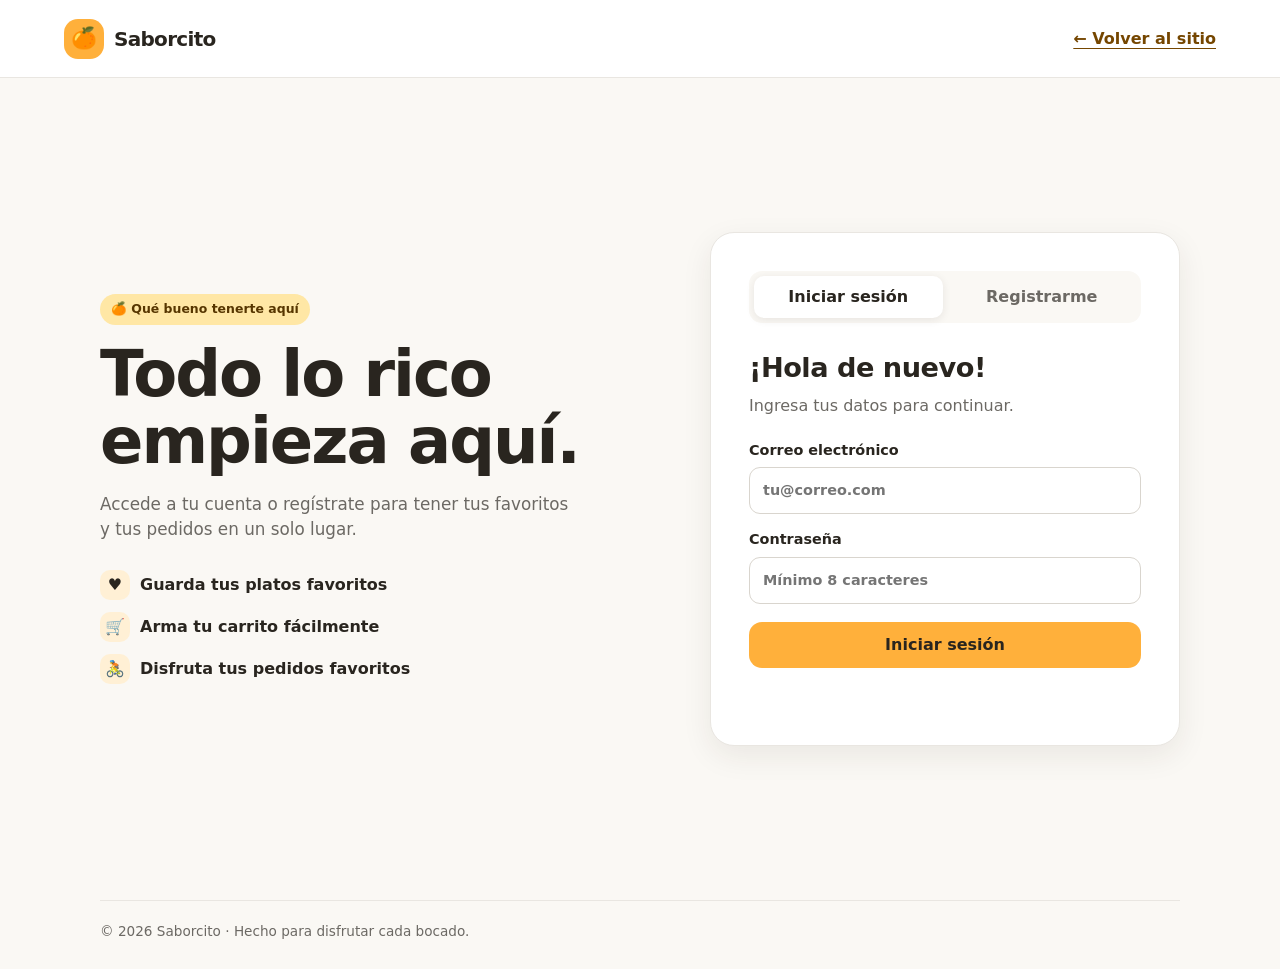
<file: auth.html>
<!doctype html>
<html lang="es">
<head>
  <meta charset="utf-8">
  <meta name="viewport" content="width=device-width, initial-scale=1">
  <meta name="theme-color" content="#FFB03B">
  <meta name="description" content="Inicia sesión o crea tu cuenta de Saborcito.">
  <meta name="saborcito-api-base-url" content="https://gd384485b9fe421-ecommerce.adb.sa-bogota-1.oraclecloudapps.com/ords/admin/v1">
  <title>Entrar o registrarse — Saborcito</title>
  <link rel="preconnect" href="https://gd384485b9fe421-ecommerce.adb.sa-bogota-1.oraclecloudapps.com" crossorigin>
  <link rel="stylesheet" href="styles.css?v=20261117">
</head>
<body class="auth-page">
  <a class="skip-link" href="#auth-content">Saltar al formulario</a>
  <header class="topbar auth-topbar">
    <a class="brand" href="index.html" aria-label="Saborcito, inicio">
      <span class="brand-mark" aria-hidden="true">🍊</span><span>Saborcito</span>
    </a>
    <a class="text-link" href="index.html">← Volver al sitio</a>
  </header>

  <main class="auth-main" id="auth-content">
    <section class="auth-intro" aria-labelledby="auth-welcome">
      <span class="eyebrow">🍊 Qué bueno tenerte aquí</span>
      <h1 id="auth-welcome">Todo lo rico empieza aquí.</h1>
      <p>Accede a tu cuenta o regístrate para tener tus favoritos y tus pedidos en un solo lugar.</p>
      <ul class="auth-benefits">
        <li><span aria-hidden="true">♥</span> Guarda tus platos favoritos</li>
        <li><span aria-hidden="true">🛒</span> Arma tu carrito fácilmente</li>
        <li><span aria-hidden="true">🚴</span> Disfruta tus pedidos favoritos</li>
      </ul>
    </section>

    <section class="auth-card" aria-labelledby="form-title">
      <div class="auth-tabs" role="tablist" aria-label="Acceso a la cuenta">
        <button class="auth-tab" id="login-tab" type="button" role="tab" aria-selected="true" aria-controls="account-form" data-mode="login">Iniciar sesión</button>
        <button class="auth-tab" id="register-tab" type="button" role="tab" aria-selected="false" aria-controls="account-form" data-mode="register" tabindex="-1">Registrarme</button>
      </div>
      <h2 id="form-title">¡Hola de nuevo!</h2>
      <p class="auth-subtitle" id="form-subtitle">Ingresa tus datos para continuar.</p>

      <form class="auth-form" id="account-form">
        <div class="auth-field" id="name-field" hidden>
          <label for="full-name">Nombre completo</label>
          <input id="full-name" name="name" type="text" autocomplete="name" minlength="2" disabled>
        </div>
        <label class="auth-field" for="email">
          Correo electrónico
          <input id="email" name="email" type="email" autocomplete="email" placeholder="tu@correo.com" required>
        </label>
        <label class="auth-field" for="password">
          Contraseña
          <input id="password" name="password" type="password" autocomplete="current-password" placeholder="Mínimo 8 caracteres" minlength="8" required>
        </label>
        <div class="auth-field" id="confirm-field" hidden>
          <label for="confirm-password">Confirma tu contraseña</label>
          <input id="confirm-password" name="confirm-password" type="password" autocomplete="new-password" minlength="8" disabled>
        </div>
        <button class="primary-button auth-submit" id="submit-button" type="submit">Iniciar sesión</button>
        <p class="auth-feedback" id="auth-feedback" role="status" aria-live="polite"></p>
      </form>
    </section>
  </main>

  <footer class="auth-footer">© 2026 Saborcito · Hecho para disfrutar cada bocado.</footer>
  <script src="auth.js?v=20261117" defer></script>
</body>
</html>
</file>
<file: styles.css>
:root{color-scheme:light;--orange:#FFB03B;--yellow:#FFDF3B;--coral:#FF8F3B;--ink:#29251f;--muted:#6c6964;--line:#e9e6e1;--surface:#fff;--wash:#faf8f4;--green:#276749;--shadow:0 10px 30px rgb(48 39 25 / 8%);font-family:Inter,ui-sans-serif,system-ui,-apple-system,BlinkMacSystemFont,"Segoe UI",sans-serif;font-synthesis:none;text-rendering:optimizeLegibility}*{box-sizing:border-box}body{margin:0;color:var(--ink);background:var(--surface);line-height:1.5}button,input{font:inherit}button{color:inherit}a{color:inherit}:focus-visible{outline:3px solid #704000;outline-offset:3px}.skip-link{position:fixed;z-index:20;top:8px;left:8px;padding:10px 14px;color:#fff;background:#29251f;border-radius:8px;transform:translateY(-160%)}.skip-link:focus{transform:translateY(0)}.topbar{position:sticky;z-index:10;top:0;display:grid;grid-template-columns:1fr minmax(260px,560px) 1fr;align-items:center;gap:24px;min-height:78px;padding:12px clamp(20px,5vw,76px);background:rgb(255 255 255 / 96%);border-bottom:1px solid var(--line);backdrop-filter:blur(12px)}.brand{display:inline-flex;align-items:center;gap:10px;width:max-content;color:var(--ink);text-decoration:none;font-size:1.25rem;font-weight:850;letter-spacing:-.7px}.brand-mark{display:grid;width:40px;height:40px;place-items:center;background:var(--orange);border-radius:14px;font-size:1.3rem}.search-wrap{position:relative}.search-box{display:flex;align-items:center;gap:10px;min-height:46px;padding:0 14px;background:var(--wash);border:1px solid #e9e4dc;border-radius:14px}.search-box:focus-within{border-color:#8b5c0b;box-shadow:0 0 0 3px rgb(255 176 59 / 22%)}.search-box input{width:100%;color:var(--ink);background:transparent;border:0;outline:0}.search-box input::placeholder{color:#64615c}.search-results{position:absolute;z-index:12;top:calc(100% + 8px);right:0;left:0;padding:8px;background:white;border:1px solid var(--line);border-radius:14px;box-shadow:var(--shadow)}.search-results[hidden]{display:none}.search-result{display:block;width:100%;padding:11px 12px;text-align:left;background:white;border:0;border-radius:9px;cursor:pointer}.search-result:hover,.search-result:focus-visible{background:var(--wash)}.header-actions{display:flex;justify-content:flex-end;gap:10px}.restaurants-nav-link{display:inline-flex;align-items:center;padding:0 4px;white-space:nowrap}.icon-button{position:relative;display:inline-flex;align-items:center;justify-content:center;gap:8px;min-width:46px;min-height:46px;padding:0 13px;background:white;border:1px solid var(--line);border-radius:14px;cursor:pointer}.header-actions #account-link{max-width:190px;overflow:hidden;text-overflow:ellipsis;white-space:nowrap}.icon-button:hover{background:var(--wash)}a.icon-button{text-decoration:none}.icon-button:disabled{color:#77716a;background:#f2f0ec;cursor:not-allowed}.cart-count{display:grid;min-width:20px;height:20px;place-items:center;padding:0 5px;color:var(--ink);background:var(--yellow);border-radius:999px;font-size:.76rem;font-weight:800}main{width:min(1240px,calc(100% - 48px));margin:0 auto}.location{display:flex;align-items:center;gap:7px;padding:20px 0 16px;color:var(--muted);font-size:.9rem}.location strong{color:var(--ink)}.location button{padding:0;color:#754600;background:none;border:0;text-decoration:underline;text-underline-offset:3px;cursor:pointer}.restaurant-main .location{padding:0 0 18px;width:100%}.signup-prompt{display:flex;align-items:center;justify-content:space-between;gap:24px;margin:4px 0 22px;padding:23px clamp(20px,4vw,38px);color:white;background:#29251f;border:2px solid #f0a220;border-radius:20px;box-shadow:0 8px 22px rgb(41 37 31 / 16%)}.signup-prompt[hidden]{display:none}.signup-prompt .signup-eyebrow{color:#ffe19b;font-size:.8rem;font-weight:800;letter-spacing:.04em;text-transform:uppercase}.signup-prompt h2{margin:4px 0;font-size:clamp(1.2rem,2.5vw,1.65rem)}.signup-prompt p{margin:0;color:#f2eee7}.signup-button{display:inline-flex;flex:0 0 auto;align-items:center;justify-content:center;min-height:48px;padding:0 20px;color:#29251f;background:var(--yellow);border:0;border-radius:13px;font-weight:850;text-decoration:none;cursor:pointer}.signup-button:hover{background:#ffe965}.promo{position:relative;display:grid;grid-template-columns:1.05fr .95fr;min-height:300px;overflow:hidden;background:#fff2d9;border-radius:26px}.promo-copy{z-index:1;align-self:center;padding:clamp(28px,5vw,62px)}.eyebrow{display:inline-flex;align-items:center;gap:7px;padding:6px 11px;color:#573600;background:#ffe7a5;border-radius:999px;font-size:.78rem;font-weight:750}.promo h1{max-width:520px;margin:14px 0 10px;font-size:clamp(2rem,4.5vw,3.4rem);line-height:1.08;letter-spacing:-2px}.promo-copy p{max-width:390px;margin:0 0 22px;color:#514b40}.primary-button{display:inline-flex;min-height:46px;align-items:center;justify-content:center;padding:0 20px;color:#29251f;background:var(--orange);border:0;border-radius:13px;font-weight:800;text-decoration:none;cursor:pointer}.primary-button:hover{background:#f7a522}.promo-art{position:relative;display:grid;min-height:240px;place-items:center;overflow:hidden;background:linear-gradient(135deg,#ffcb69,#ff9a43)}.promo-art::before,.promo-art::after{position:absolute;content:"";background:rgb(255 255 255 / 18%);border-radius:50%}.promo-art::before{width:300px;height:300px}.promo-art::after{width:400px;height:400px;border:1px solid rgb(255 255 255 / 30%)}.promo-food{z-index:1;display:grid;width:205px;height:205px;place-items:center;background:#fff8e9;border:10px solid rgb(255 255 255 / 80%);border-radius:50%;box-shadow:0 20px 45px rgb(110 61 0 / 22%);font-size:7rem;transform:rotate(-6deg);overflow:hidden;padding:0}.promo-food img,.promo-food-img{width:100%;height:100%;object-fit:cover;display:block;border-radius:50%;transition:transform .3s ease}.promo-food:hover img,.promo-food:hover .promo-food-img{transform:scale(1.06)}.promo-tag{position:absolute;z-index:2;top:24px;right:28px;padding:10px 14px;color:#fff;background:#9b4d1b;border-radius:13px;font-weight:800;transform:rotate(5deg)}.carousel-controls{position:absolute;z-index:3;right:20px;bottom:18px;display:flex;gap:8px}.carousel-controls button{display:grid;width:38px;height:38px;place-items:center;background:white;border:1px solid rgb(40 35 27 / 12%);border-radius:50%;cursor:pointer}.section{padding:36px 0 0}.section-heading{display:flex;align-items:end;justify-content:space-between;gap:16px;margin-bottom:18px}.section-heading h2{margin:0;font-size:clamp(1.35rem,2.5vw,1.8rem);letter-spacing:-.7px}.section-heading p{margin:4px 0 0;color:var(--muted);font-size:.92rem}.text-link{color:#754600;font-weight:750;text-decoration-thickness:1px;text-underline-offset:4px}.filters{display:flex;gap:9px;margin:0 0 19px;overflow-x:auto;padding:2px 2px 6px;scrollbar-width:thin}.filter-button{flex:0 0 auto;min-height:40px;padding:0 15px;background:white;border:1px solid var(--line);border-radius:999px;cursor:pointer}.filter-button[aria-pressed="true"]{background:#fff0d5;border-color:var(--orange);font-weight:750}.food-grid{display:grid;grid-template-columns:repeat(4,minmax(0,1fr));gap:18px}.food-card{min-width:0;overflow:hidden;background:white;border:1px solid var(--line);border-radius:17px;transition:transform .18s ease,box-shadow .18s ease}.food-card:hover{transform:translateY(-3px);box-shadow:var(--shadow)}.food-image{position:relative;height:160px;overflow:hidden;background:#f7e9d2;border-bottom:1px solid var(--line)}.food-image img{width:100%;height:100%;object-fit:cover}.food-image-placeholder{display:flex;flex-direction:column;align-items:center;justify-content:center;gap:4px;width:100%;height:100%;color:#786b59;font-size:2.8rem}.food-image-placeholder small{font-size:.76rem;font-weight:750;letter-spacing:.02em;opacity:.85}.food-image .heart-button{position:absolute;top:10px;right:10px;display:grid;width:38px;height:38px;place-items:center;color:#29251f;background:white;border:0;border-radius:50%;font-size:1.15rem;cursor:pointer;box-shadow:0 2px 8px rgb(0 0 0 / 12%)}.heart-button[aria-pressed="true"]{color:#a32e2e}.food-info{padding:13px}.food-name{margin:0;font-size:1rem}.food-description{min-height:40px;margin:4px 0 11px;color:var(--muted);font-size:.84rem}.food-bottom{display:flex;align-items:center;justify-content:space-between;gap:8px}.price{font-weight:800}.add-button{display:grid;width:38px;height:38px;place-items:center;color:#29251f;background:var(--yellow);border:0;border-radius:12px;font-size:1.25rem;font-weight:800;cursor:pointer}.add-button:hover{background:#f5d21e}.empty-state{grid-column:1 / -1;padding:24px;color:var(--muted);background:var(--wash);border-radius:14px;text-align:center}.restaurant-grid{display:grid;grid-template-columns:repeat(3,minmax(0,1fr));gap:17px}.restaurant-card{display:flex;align-items:center;gap:13px;min-width:0;padding:14px;background:white;border:1px solid var(--line);border-radius:16px}.restaurant-icon{display:grid;flex:0 0 58px;height:58px;place-items:center;background:#fff0d5;border-radius:15px;font-size:1.9rem}.restaurant-card h3{margin:0;font-size:.98rem}.restaurant-card p{margin:3px 0 0;color:var(--muted);font-size:.82rem}.restaurant-copy{min-width:0}.restaurant-menu-link{display:inline-block;margin-top:8px;padding:0;color:#754600;background:transparent;border:0;font-size:.86rem;font-weight:750;text-decoration:none;cursor:pointer}.restaurant-menu-link:hover{text-decoration:underline;text-underline-offset:3px}.rating{color:#6a4a08;font-weight:750}.promo-dish-card{display:flex;flex-direction:column;background:linear-gradient(180deg,#ffffff 0%,#fffbf3 100%);border:1.5px solid #f0dfc0;border-radius:18px;overflow:hidden;transition:transform .16s ease,box-shadow .16s ease}.promo-dish-card:hover{transform:translateY(-3px);box-shadow:var(--shadow)}.promo-dish-image{height:190px;background:linear-gradient(135deg,#faeed7 0%,#ffe6bf 100%)}.promo-badge-pill{display:inline-block;padding:4px 10px;color:#fff;background:#b93815;border-radius:999px;font-size:.72rem;font-weight:850;letter-spacing:.03em;box-shadow:0 3px 10px rgb(0 0 0 / 18%)}.promo-badge-floating{position:absolute;top:10px;left:10px;z-index:2}.promo-dish-copy{display:flex;flex-direction:column;flex:1;padding:14px 16px 16px}.promo-dish-copy .food-name{margin:4px 0 3px;font-size:1.05rem}.promo-dish-copy .food-description{min-height:22px;margin:0 0 10px}.promo-bottom-row{margin-top:auto}.promo-price-row{display:flex;align-items:baseline;gap:8px}.promo-old-price{color:var(--muted);font-size:.84rem;text-decoration:line-through}.promo-new-price{color:#166534;font-size:1.08rem;font-weight:850}.promo-add-btn{flex:0 0 38px}.view-switch-nav{display:flex;justify-content:center;margin:18px 0 26px}.view-switch-nav[hidden]{display:none !important}.view-switch-tabs{display:inline-flex;gap:6px;padding:6px;background:#f7eedd;border:1px solid var(--line);border-radius:999px;box-shadow:inset 0 2px 4px rgb(0 0 0 / 4%)}.view-switch-tab{display:inline-flex;align-items:center;gap:8px;min-height:42px;padding:0 24px;color:var(--muted);background:transparent;border:0;border-radius:999px;font-size:.95rem;font-weight:750;text-decoration:none;cursor:pointer;transition:all .2s ease}.view-switch-tab:hover{color:var(--ink)}.view-switch-tab.is-active,.view-switch-tab[aria-selected="true"]{color:var(--ink);background:white;box-shadow:0 2px 8px rgb(41 37 31 / 12%)}.restaurant-directory-promo{display:flex;align-items:center;justify-content:center;gap:clamp(24px,8vw,100px);min-height:135px;background:#fff2d9;border-radius:20px;font-size:clamp(2.4rem,6vw,4rem)}.restaurant-directory-promo span:nth-child(even){transform:translateY(14px) rotate(9deg)}.offers-grid{display:grid;grid-template-columns:repeat(3,minmax(0,1fr));gap:17px}.offer-card{display:flex;align-items:center;gap:15px;min-width:0;padding:15px 16px;background:var(--wash);border:1px solid var(--line);border-radius:18px;transition:transform .18s ease,box-shadow .18s ease}.offer-card:hover{transform:translateY(-2px);box-shadow:var(--shadow)}.offer-card-highlight{background:var(--wash);border-color:var(--line)}.offer-icon{display:grid;flex:0 0 100px;width:100px;height:100px;place-items:center;background:white;border-radius:16px;font-size:2.7rem;overflow:hidden;box-shadow:0 2px 8px rgb(0 0 0 / 7%)}.offer-icon img{width:100%;height:100%;object-fit:cover;display:block}.offer-copy{flex:1;min-width:0}.offer-tag{display:inline-block;color:#754600;font-size:.72rem;font-weight:850;letter-spacing:.04em;margin-bottom:2px}.offer-copy h3{margin:2px 0 4px;font-size:1rem;line-height:1.25}.offer-copy p{margin:0 0 8px;color:var(--muted);font-size:.82rem;line-height:1.32}.offer-copy strong{font-size:.92rem;display:flex;align-items:baseline;gap:8px}.offer-card .add-button{flex:0 0 38px;width:38px;height:38px}.categories{display:grid;grid-template-columns:repeat(auto-fit,minmax(105px,1fr));gap:10px;margin-bottom:24px}.category{display:grid;min-height:68px;padding:8px 10px;align-content:center;justify-items:center;gap:4px;color:var(--ink);background:var(--wash);border:1.5px solid var(--line);border-radius:13px;font-size:.82rem;font-weight:750;cursor:pointer;transition:transform .15s ease,background .15s ease,border-color .15s ease,box-shadow .15s ease}.category:hover{background:#fff6e5;border-color:#f0c27b;transform:translateY(-2px)}.category[aria-pressed="true"]{background:#fff0d5;border-color:var(--orange);box-shadow:0 4px 12px rgb(255 176 59 / 22%)}.category span:first-child{font-size:1.35rem;line-height:1.1}.category-banners-grid{display:grid;grid-template-columns:repeat(3,minmax(0,1fr));gap:20px}.category-restaurant-card{display:flex;flex-direction:column;gap:10px;color:var(--ink);text-decoration:none;transition:transform .18s ease}.category-restaurant-card:hover{transform:translateY(-3px)}.category-restaurant-banner{position:relative;width:100%;height:156px;overflow:hidden;background:linear-gradient(135deg,#e0dfdc 0%,#f3efe8 50%,#ffe6bf 100%);border:1px solid var(--line);border-radius:16px;box-shadow:0 6px 18px rgb(48 39 25 / 7%)}.category-restaurant-banner img{width:100%;height:100%;object-fit:cover;transition:transform .28s ease}.category-restaurant-card:hover .category-restaurant-banner img{transform:scale(1.04)}.category-banner-fallback{display:grid;width:100%;height:100%;place-items:center;font-size:3rem}.category-banner-tag{position:absolute;left:10px;bottom:10px;padding:4px 10px;color:var(--ink);background:rgb(255 255 255 / 92%);backdrop-filter:blur(6px);border-radius:999px;font-size:.74rem;font-weight:800;box-shadow:0 2px 8px rgb(0 0 0 / 12%)}.category-restaurant-caption{display:flex;align-items:baseline;justify-content:space-between;gap:10px;padding:0 4px}.category-restaurant-name{margin:0;font-size:1.04rem;font-weight:800;letter-spacing:-.3px}.category-restaurant-meta{flex:0 0 auto;color:#6a4a08;font-size:.82rem;font-weight:750}.site-footer{margin-top:48px;padding:28px 0;border-top:1px solid var(--line);color:var(--muted);font-size:.87rem}.drawer-backdrop{position:fixed;z-index:30;inset:0;background:rgb(24 21 17 / 42%)}.drawer-backdrop[hidden]{display:none}.cart-drawer{position:fixed;z-index:31;top:0;right:0;display:flex;width:min(420px,100%);height:100dvh;flex-direction:column;padding:24px;background:white;box-shadow:-10px 0 30px rgb(0 0 0 / 12%)}.cart-drawer[hidden]{display:none}.drawer-header{display:flex;align-items:center;justify-content:space-between;padding-bottom:16px;border-bottom:1px solid var(--line)}.drawer-header h2{margin:0;font-size:1.35rem}.close-button{width:42px;height:42px;background:var(--wash);border:0;border-radius:12px;font-size:1.2rem;cursor:pointer}.cart-items{flex:1;overflow:auto;padding:12px 0}.cart-item{display:flex;align-items:center;justify-content:space-between;gap:12px;padding:13px 0;border-bottom:1px solid var(--line)}.cart-item-info{flex:1;min-width:0}.cart-item-info strong{display:block;font-size:0.96rem;color:var(--ink);word-break:break-word}.cart-item p,.cart-item-info p{margin:3px 0 0;color:var(--muted);font-size:.88rem}.cart-item-actions,.checkout-item-actions{display:flex;align-items:center;gap:8px;flex-shrink:0}.quantity-controls{display:flex;align-items:center;gap:8px}.quantity-controls button{width:32px;height:32px;background:var(--wash);border:1px solid var(--line);border-radius:10px;cursor:pointer;font-weight:700;transition:background .15s ease,border-color .15s ease}.quantity-controls button:hover{background:#e8e4dc;border-color:#c4beb4}.cart-remove-button{display:inline-flex;align-items:center;justify-content:center;width:32px;height:32px;padding:0;background:#fff5f5;color:#e03131;border:1px solid #ffc9c9;border-radius:10px;cursor:pointer;font-size:0.95rem;line-height:1;transition:background .15s ease,border-color .15s ease,transform .1s ease}.cart-remove-button:hover{background:#ffe3e3;border-color:#fa5252;transform:scale(1.08)}.cart-remove-button:active{transform:scale(0.95)}.cart-total{display:flex;justify-content:space-between;padding:17px 0;font-weight:800}.checkout-button{width:100%}.checkout-button:disabled,.add-button:disabled{color:#6c6964;background:#e9e6e1;cursor:not-allowed}.clear-cart-button{display:inline-flex;align-items:center;justify-content:center;gap:6px;width:100%;margin-top:10px;padding:11px 16px;background:#fff5f5;color:#c92a2a;border:1px dashed #ffa8a8;border-radius:12px;font-size:0.92rem;font-weight:600;cursor:pointer;transition:all .15s ease}.clear-cart-button:hover{background:#ffe3e3;border-color:#fa5252;color:#b02525}.clear-cart-button:active{transform:scale(0.98)}.clear-cart-button[hidden]{display:none !important}.notice{position:fixed;z-index:40;right:20px;bottom:20px;max-width:min(380px,calc(100% - 40px));padding:13px 17px;color:white;background:#29251f;border-radius:12px;box-shadow:var(--shadow)}.notice[hidden]{display:none}.sr-only{position:absolute;width:1px;height:1px;padding:0;margin:-1px;overflow:hidden;clip:rect(0,0,0,0);white-space:nowrap;border:0}.auth-page{min-height:100vh;background:var(--wash)}.auth-topbar{display:flex;justify-content:space-between}.auth-topbar .text-link{display:inline-flex;align-items:center}.auth-main{display:grid;width:min(1080px,calc(100% - 40px));min-height:calc(100vh - 78px);grid-template-columns:1fr minmax(360px,470px);align-items:center;gap:clamp(36px,7vw,90px);padding:48px 0}.auth-intro{max-width:480px}.auth-intro .eyebrow{margin-bottom:16px}.auth-intro h1{margin:0 0 14px;font-size:clamp(2.4rem,5vw,4rem);line-height:1.05;letter-spacing:-2px}.auth-intro p{color:var(--muted);font-size:1.05rem}.auth-benefits{display:grid;gap:12px;margin:28px 0 0;padding:0;list-style:none}.auth-benefits li{display:flex;align-items:center;gap:10px;font-weight:650}.auth-benefits span{display:grid;width:30px;height:30px;place-items:center;background:#fff0d5;border-radius:10px}.auth-card{padding:clamp(24px,4vw,38px);background:white;border:1px solid var(--line);border-radius:24px;box-shadow:var(--shadow)}.auth-tabs{display:grid;grid-template-columns:1fr 1fr;gap:5px;margin-bottom:25px;padding:5px;background:var(--wash);border-radius:13px}.auth-tab{min-height:42px;color:var(--muted);background:transparent;border:0;border-radius:10px;font-weight:750;cursor:pointer}.auth-tab[aria-selected="true"]{color:var(--ink);background:white;box-shadow:0 2px 8px rgb(41 37 31 / 9%)}.auth-card h2{margin:0;font-size:1.7rem;letter-spacing:-.5px}.auth-subtitle{margin:5px 0 22px;color:var(--muted)}.auth-form{display:grid;gap:15px}.auth-field{display:grid;gap:6px;font-size:.9rem;font-weight:700}.auth-field[hidden]{display:none}.auth-field input{width:100%;min-height:47px;padding:0 13px;color:var(--ink);background:white;border:1px solid #d9d5ce;border-radius:11px}.auth-field input:focus{border-color:#8b5c0b;outline:3px solid rgb(255 176 59 / 25%)}.auth-submit{width:100%;margin-top:3px}.auth-feedback{min-height:24px;margin:0;color:#754600;font-size:.9rem}.auth-security-note{margin:18px 0 0;padding:12px;color:#554a36;background:#fff7e7;border-radius:11px;font-size:.8rem}.auth-footer{width:min(1080px,calc(100% - 40px));margin:0 auto;padding:20px 0 28px;border-top:1px solid var(--line);color:var(--muted);font-size:.85rem}.restaurant-page{min-height:100vh;background:var(--surface)}.restaurant-main{width:min(1060px,calc(100% - 40px));min-height:calc(100vh - 150px);padding:28px 0 64px}.restaurant-page-intro{min-height:190px;margin:0 0 8px;border-radius:22px}.restaurant-page-intro[hidden],.restaurant-detail-section[hidden],.catalog-error[hidden]{display:none}.restaurant-page-intro .promo-copy{padding:20px clamp(22px,3.5vw,38px)}.restaurant-page-intro h1{margin:8px 0 6px;font-size:clamp(1.6rem,3.1vw,2.3rem);letter-spacing:-1.3px}.restaurant-page-intro .promo-copy p{max-width:460px;margin:0 0 14px;font-size:.92rem}.restaurant-page-intro .primary-button{min-height:38px;padding:0 16px;border-radius:11px;font-size:.88rem}.restaurant-page-intro .promo-art{min-height:180px}.restaurant-page-intro .promo-food{width:145px;height:145px;border-width:8px;font-size:4.1rem}.restaurant-page-intro .promo-tag{top:14px;right:18px;padding:6px 11px;font-size:.78rem}.restaurant-banner{position:relative;display:block;width:100%;height:210px;min-height:210px;overflow:hidden;background:linear-gradient(135deg,#e0dfdc 0%,#f3efe8 50%,#ffe6bf 100%);border-radius:12px;user-select:none}.restaurant-banner img{width:100%;height:100%;object-fit:cover;display:block;pointer-events:none;user-select:none}.restaurant-banner-label,.restaurant-banner>:not(img),.restaurant-banner::before,.restaurant-banner::after,.restaurant-banner *::before,.restaurant-banner *::after{display:none !important;visibility:hidden !important;opacity:0 !important;content:none !important;pointer-events:none !important}.restaurant-identity-bar{display:flex;align-items:center;justify-content:space-between;gap:24px;max-width:760px;margin:26px auto 36px;padding:0 12px}.restaurant-identity-main{display:flex;align-items:center;justify-content:center;flex:1;gap:22px}.restaurant-logo-circle{display:grid;flex:0 0 84px;width:84px;height:84px;place-items:center;overflow:hidden;background:#dedede;border-radius:50%;font-size:2.3rem;font-weight:800;color:var(--ink)}.restaurant-logo-circle img{width:100%;height:100%;object-fit:cover}.restaurant-title-block h1{margin:2px 0 4px;font-size:clamp(1.6rem,3.5vw,2.2rem);line-height:1.15;letter-spacing:-.6px}.restaurant-stars-row{display:flex;align-items:center;gap:10px;flex-wrap:wrap}.restaurant-stars{font-size:1.35rem;letter-spacing:5px;color:var(--ink)}.restaurant-address-note{margin:4px 0 0;color:var(--muted);font-size:.88rem}.bookmark-button{display:grid;flex:0 0 52px;width:52px;height:52px;place-items:center;background:transparent;border:0;border-radius:12px;color:var(--ink);cursor:pointer;transition:transform .15s ease,background .15s ease}.bookmark-button:hover{background:var(--wash);transform:scale(1.06)}.bookmark-button[aria-pressed="true"] svg{fill:var(--orange);stroke:var(--ink)}.restaurant-recent-section{margin:12px 0 42px}.restaurant-recent-section[hidden]{display:none}.recent-orders-heading{display:inline-block;margin:0 0 24px;font-size:clamp(1.35rem,2.5vw,1.7rem);font-weight:800;text-decoration:underline;text-decoration-thickness:2.5px;text-underline-offset:6px}.recent-orders-grid{display:grid;grid-template-columns:repeat(3,minmax(0,210px));justify-content:space-around;gap:24px}.recent-order-card{display:flex;flex-direction:column;gap:10px}.recent-order-thumb{position:relative;width:100%;aspect-ratio:1 / 0.86;overflow:hidden;background:#dedede;border-radius:6px}.recent-order-thumb img{width:100%;height:100%;object-fit:cover}.recent-order-placeholder{display:grid;width:100%;height:100%;place-items:center;font-size:3rem}.recent-add-button{position:absolute;right:10px;bottom:10px;display:grid;width:34px;height:34px;place-items:center;padding:0;color:#f59e0b;background:white;border:2.5px solid #f59e0b;border-radius:6px;font-size:1.35rem;font-weight:800;line-height:1;cursor:pointer;transition:background .15s ease,color .15s ease}.recent-add-button:hover{color:white;background:#f59e0b}.recent-order-meta{display:flex;align-items:baseline;justify-content:space-between;gap:8px;font-size:.92rem}.recent-order-meta strong{font-weight:750}.restaurant-menu-header{margin-top:28px;padding-top:20px;border-top:1px solid var(--line)}.restaurant-menu-category{margin:24px 0}.restaurant-menu-category h3{margin:0 0 16px;font-size:1.3rem}.catalog-error{margin:32px auto;padding:24px;color:#702d22;background:#fff0ec;border:1px solid #efc3b9;border-radius:16px;text-align:center}.catalog-error h2{margin:0 0 8px;font-size:1.35rem}.catalog-error p{margin:0}.restaurant-footer{width:min(1060px,calc(100% - 40px))}.checkout-page{min-height:100vh;background:var(--wash)}.checkout-main{width:min(1140px,calc(100% - 40px));margin:0 auto;padding:24px 0 80px}.checkout-top-nav{display:flex;align-items:center;justify-content:space-between;gap:12px;margin-bottom:18px;flex-wrap:wrap}.checkout-secure-badge{display:inline-flex;align-items:center;gap:6px;padding:6px 12px;color:#276749;background:#e6f4ea;border-radius:999px;font-size:.82rem;font-weight:750}.checkout-heading{margin-bottom:24px}.checkout-heading h1{margin:10px 0 6px;font-size:clamp(1.85rem,3.8vw,2.7rem);letter-spacing:-1.2px}.checkout-heading p{margin:0;color:var(--muted);max-width:680px}.checkout-empty-card{max-width:620px;margin:28px auto;padding:38px 28px;background:white;border:1px solid var(--line);border-radius:24px;box-shadow:var(--shadow);text-align:center}.checkout-empty-card[hidden],.checkout-grid[hidden]{display:none}.checkout-empty-icon{display:grid;width:72px;height:72px;margin:0 auto 14px;place-items:center;background:#fff0d5;border-radius:50%;font-size:2.2rem}.checkout-empty-card h2{margin:0 0 8px;font-size:1.5rem}.checkout-empty-card p{margin:0 0 22px;color:var(--muted)}.checkout-empty-actions{display:flex;justify-content:center;gap:12px;flex-wrap:wrap}.checkout-grid{display:grid;grid-template-columns:1.35fr .95fr;gap:24px;align-items:start}.checkout-steps-col{display:grid;gap:20px}.checkout-card{padding:clamp(20px,3vw,28px);background:white;border:1px solid var(--line);border-radius:22px;box-shadow:var(--shadow)}.checkout-card-header{display:flex;align-items:center;gap:14px;margin-bottom:18px}.checkout-step-num{display:grid;flex:0 0 36px;width:36px;height:36px;place-items:center;color:var(--ink);background:var(--orange);border-radius:11px;font-weight:850}.checkout-card-header h2{margin:0;font-size:1.25rem;letter-spacing:-.4px}.checkout-card-header p{margin:2px 0 0;color:var(--muted);font-size:.86rem}.checkout-field-grid{display:grid;grid-template-columns:1fr 1fr;gap:14px;margin-bottom:14px}.checkout-select{width:100%;min-height:47px;padding:0 13px;color:var(--ink);background:white;border:1px solid #d9d5ce;border-radius:11px;font:inherit}.delivery-speed-group{display:grid;grid-template-columns:1fr 1fr;gap:12px;margin-top:16px}.delivery-speed-option{display:flex;align-items:center;gap:12px;padding:14px;background:var(--wash);border:2px solid var(--line);border-radius:15px;cursor:pointer;transition:border-color .15s ease,background .15s ease}.delivery-speed-option input{position:absolute;opacity:0;pointer-events:none}.delivery-speed-option.is-selected{background:#fff5e2;border-color:var(--orange)}.speed-icon{font-size:1.55rem}.speed-copy{display:grid;flex:1;line-height:1.25}.speed-copy strong{font-size:.92rem}.speed-copy small{color:var(--muted);font-size:.78rem}.speed-price{font-weight:800;font-size:.88rem;color:#754600}.payment-method-tabs{display:grid;grid-template-columns:1fr 1fr;gap:12px;margin-bottom:18px}.payment-method-card{display:flex;align-items:center;gap:12px;padding:15px;background:var(--wash);border:2px solid var(--line);border-radius:16px;cursor:pointer;transition:border-color .15s ease,background .15s ease}.payment-method-card input{position:absolute;opacity:0;pointer-events:none}.payment-method-card.is-selected{background:#fff5e2;border-color:var(--orange)}.payment-method-icon{display:grid;flex:0 0 44px;width:44px;height:44px;place-items:center;background:white;border-radius:12px;font-size:1.45rem}.payment-method-card strong{display:block;font-size:.95rem}.payment-method-card small{color:var(--muted);font-size:.78rem}.payment-panel[hidden],.new-card-fields[hidden]{display:none}.saved-cards-list{display:grid;gap:10px;margin-bottom:14px}.saved-card-row{display:flex;align-items:center;justify-content:space-between;gap:8px;background:var(--wash);border:1.5px solid var(--line);border-radius:13px;padding-right:12px;transition:all .16s ease}.saved-card-row.is-selected{background:white;border-color:#8b5c0b;box-shadow:0 2px 8px rgb(41 37 31 / 7%)}.saved-card-row .saved-card-item,.saved-card-row .saved-card-item.is-selected{flex:1;display:flex;align-items:center;gap:12px;padding:12px 14px;background:transparent !important;border:none !important;box-shadow:none !important;cursor:pointer}.saved-card-item{display:flex;align-items:center;gap:12px;padding:12px 14px;background:var(--wash);border:1.5px solid var(--line);border-radius:13px;cursor:pointer}.saved-card-item input,.saved-card-row input{position:absolute;opacity:0;pointer-events:none}.saved-card-item.is-selected{background:white;border-color:#8b5c0b;box-shadow:0 2px 8px rgb(41 37 31 / 7%)}.btn-delete-saved-card{display:inline-flex;align-items:center;justify-content:center;width:34px;height:34px;padding:0;background:#fff5f5;color:#e03131;border:1px solid #ffc9c9;border-radius:9px;cursor:pointer;font-size:0.95rem;line-height:1;flex-shrink:0;transition:all .15s ease}.btn-delete-saved-card:hover{background:#ffe3e3;border-color:#fa5252;transform:scale(1.08)}.btn-delete-saved-card:active{transform:scale(0.95)}.card-brand-badge{display:inline-grid;min-width:48px;height:30px;place-items:center;padding:0 8px;color:white;background:#1a365d;border-radius:7px;font-size:.72rem;font-weight:850;letter-spacing:.05em}.card-brand-badge.card-brand-mastercard{background:#c53030}.card-brand-badge.card-brand-amex{background:#0077b6}.card-brand-new{color:var(--ink);background:var(--yellow);font-size:1.1rem}.saved-card-info{display:grid;line-height:1.25}.saved-card-info strong{font-size:.9rem}.saved-card-info small{color:var(--muted);font-size:.78rem}.new-card-fields{display:grid;gap:13px;padding:16px;background:var(--wash);border-radius:15px}.save-card-button{display:inline-flex;align-items:center;justify-content:center;width:100%;margin-top:6px;padding:12px 18px;background:var(--orange);color:white;border:0;border-radius:12px;font-size:.95rem;font-weight:800;cursor:pointer;transition:all .16s ease}.save-card-button:hover:not(:disabled){filter:brightness(1.06);transform:translateY(-1px)}.save-card-button:disabled{background:#e4e0d8;color:#8c8983;cursor:not-allowed;box-shadow:none;transform:none}.cash-helper-text{margin:0 0 10px;font-size:.9rem;font-weight:650}.cash-presets{display:grid;grid-template-columns:repeat(auto-fit,minmax(110px,1fr));gap:10px;margin-bottom:14px}.cash-preset-btn{min-height:46px;padding:0 12px;background:var(--wash);border:1.5px solid var(--line);border-radius:12px;font-size:.95rem;font-weight:800;color:var(--ink);cursor:pointer;display:flex;align-items:center;justify-content:center;text-align:center;transition:all .16s ease}.cash-preset-btn:hover{border-color:var(--orange);transform:translateY(-1px)}.cash-preset-btn.is-selected{background:#fff0d5;border-color:var(--orange);color:#573600;box-shadow:0 2px 8px rgba(255,176,59,0.25)}.cash-change-preview{margin:12px 0 0;padding:11px 14px;color:#276749;background:#e6f4ea;border-radius:11px;font-size:.86rem;font-weight:700}.cash-change-preview.is-warning{color:#702d22;background:#fff0ec}.cash-change-preview[hidden],.cash-change-preview:empty{display:none !important}.tip-buttons{display:grid;grid-template-columns:repeat(4,1fr);gap:10px}.tip-btn{min-height:44px;padding:0 10px;background:var(--wash);border:1.5px solid var(--line);border-radius:12px;font-weight:750;cursor:pointer}.tip-btn.is-selected{background:#fff0d5;border-color:var(--orange);color:#573600}.checkout-summary-card{position:sticky;top:96px}.summary-header{display:flex;align-items:center;justify-content:space-between;padding-bottom:14px;border-bottom:1px solid var(--line)}.summary-header h2{margin:0;font-size:1.25rem}.checkout-items-list{max-height:300px;overflow-y:auto;padding:8px 0}.checkout-item-row{display:flex;align-items:center;justify-content:space-between;gap:12px;padding:12px 0;border-bottom:1px solid var(--line)}.checkout-item-info{display:grid;gap:2px;min-width:0}.checkout-item-rest{color:#754600;font-size:.74rem;font-weight:800}.checkout-item-info strong{font-size:.94rem}.checkout-item-unit{color:var(--muted);font-size:.82rem}.checkout-cost-breakdown{display:grid;gap:9px;padding:16px 0;border-bottom:1px solid var(--line);font-size:.92rem}.cost-row{display:flex;justify-content:space-between;color:var(--muted)}.cost-row strong{color:var(--ink)}.cost-row-total{padding-top:8px;border-top:1px dashed var(--line);color:var(--ink);font-size:1.12rem;font-weight:850}.checkout-feedback{margin:12px 0 0;padding:10px 13px;color:#702d22;background:#fff0ec;border-radius:10px;font-size:.86rem;font-weight:700}.checkout-feedback[hidden]{display:none}.confirm-pay-button{width:100%;min-height:52px;margin-top:16px;font-size:1.02rem}.checkout-nonblocking-note{margin:12px 0 0;color:var(--muted);font-size:.8rem;text-align:center}.live-order-pill{background:#fff8e8;border-color:var(--orange);font-weight:750}.live-order-pill[hidden]{display:none}.live-pulse-dot{display:inline-block;width:9px;height:9px;background:#16a34a;border-radius:50%;box-shadow:0 0 0 3px rgb(22 163 74 / 24%)}.order-tracker-popup{position:fixed;z-index:35;right:22px;bottom:22px;display:flex;flex-direction:column;width:min(415px,calc(100vw - 32px));max-height:min(80dvh,570px);background:white;border:2px solid var(--orange);border-radius:22px;box-shadow:0 18px 45px rgb(41 37 31 / 22%);overflow:hidden;pointer-events:auto}.order-tracker-popup[hidden]{display:none}.order-tracker-popup.is-minimized{width:min(350px,calc(100vw - 32px));max-height:none;border-radius:16px}.tracker-header{flex-shrink:0;display:flex;align-items:center;justify-content:space-between;gap:10px;padding:12px 16px;color:white;background:#29251f;font-size:.86rem}.tracker-header-title{display:flex;align-items:center;gap:8px}.tracker-header-actions{display:flex;gap:6px}.tracker-icon-btn{display:grid;width:28px;height:28px;place-items:center;color:white;background:rgb(255 255 255 / 14%);border:0;border-radius:8px;font-size:.95rem;font-weight:800;cursor:pointer}.tracker-icon-btn:hover{background:rgb(255 255 255 / 26%)}.tracker-minimized-bar{display:flex;align-items:center;justify-content:space-between;gap:10px;padding:10px 14px;color:white;background:#29251f}.tracker-minimized-main{display:flex;align-items:center;gap:10px;flex:1;padding:0;color:white;background:transparent;border:0;text-align:left;cursor:pointer}.tracker-stage-badge{display:grid;width:36px;height:36px;place-items:center;background:#fff0d5;border-radius:10px;font-size:1.2rem}.tracker-minimized-copy{display:grid;line-height:1.25}.tracker-minimized-copy strong{font-size:.86rem}.tracker-minimized-copy small{color:#ffe19b;font-size:.75rem}.tracker-order-tabs{flex-shrink:0;display:flex;gap:6px;padding:8px 14px;background:var(--wash);border-bottom:1px solid var(--line);overflow-x:auto}.tracker-order-tab{flex:0 0 auto;padding:5px 10px;background:white;border:1px solid var(--line);border-radius:999px;font-size:.76rem;font-weight:750;cursor:pointer}.tracker-order-tab[aria-selected="true"]{background:#fff0d5;border-color:var(--orange)}.tracker-body{flex:1;overflow-y:auto;overscroll-behavior:contain;padding:16px;scrollbar-width:thin;scrollbar-color:#d6cebe transparent}.tracker-body::-webkit-scrollbar{width:6px}.tracker-body::-webkit-scrollbar-thumb{background:#d6cebe;border-radius:999px}.tracker-hero{display:flex;align-items:center;gap:13px;margin-bottom:13px}.tracker-hero-arrived{padding:10px 12px;background:#ecfdf3;border:1px solid #bbf7d0;border-radius:14px}.tracker-eta-arrived{color:#14532d;background:#bbf7d0}.tracker-hero-icon{display:grid;flex:0 0 54px;width:54px;height:54px;place-items:center;background:#fff0d5;border-radius:15px;font-size:1.85rem}.tracker-eta-pill{display:inline-block;padding:3px 9px;color:#573600;background:#ffe7a5;border-radius:999px;font-size:.72rem;font-weight:800}.tracker-hero-copy h3{margin:4px 0 2px;font-size:1.05rem;line-height:1.2}.tracker-hero-copy p{margin:0;color:var(--muted);font-size:.8rem;line-height:1.35}.tracker-progress-track{height:7px;margin-bottom:14px;background:#f0ece4;border-radius:999px;overflow:hidden}.tracker-progress-fill{height:100%;background:linear-gradient(90deg,var(--orange),#22c55e);border-radius:999px;transition:width .35s ease}.tracker-steps{display:grid;grid-template-columns:repeat(4,1fr);gap:6px;margin:0 0 14px;padding:0;list-style:none}.tracker-step-btn{display:grid;width:100%;justify-items:center;gap:5px;padding:7px 4px;background:var(--wash);border:1.5px solid transparent;border-radius:11px;text-align:center;cursor:pointer}.tracker-step.is-done .tracker-step-btn{background:#ecfdf3;border-color:#bbf7d0}.tracker-step.is-current .tracker-step-btn{background:#fff3db;border-color:var(--orange)}.tracker-step-circle{display:grid;width:28px;height:28px;place-items:center;background:white;border-radius:50%;font-size:.92rem;font-weight:800}.tracker-step.is-done .tracker-step-circle{color:white;background:#16a34a}.tracker-step-label{font-size:.7rem;font-weight:750;line-height:1.15}.tracker-map-wrapper{margin-bottom:12px;border:1px solid var(--line);border-radius:13px;overflow:hidden;background:#eef2f6}.tracker-map-topbar{display:flex;align-items:center;justify-content:space-between;gap:8px;padding:6px 10px;background:#fff8ea;border-bottom:1px solid var(--line);font-size:.74rem;font-weight:750;color:#573600}.tracker-gps-btn{padding:3px 8px;color:#29251f;background:var(--yellow);border:0;border-radius:7px;font-size:.71rem;font-weight:800;cursor:pointer}.tracker-gps-btn:hover{background:var(--orange)}.tracker-live-map{width:100%;height:132px;background:linear-gradient(90deg,rgb(255 255 255 / 45%) 1px,transparent 1px) 0 0 / 24px 24px,linear-gradient(0deg,rgb(255 255 255 / 45%) 1px,transparent 1px) 0 0 / 24px 24px,#dde7dc}.tracker-map-divicon{background:transparent;border:0}.tracker-map-pin{display:grid;width:30px;height:30px;place-items:center;border:2px solid #29251f;border-radius:50%;box-shadow:0 3px 8px rgb(0 0 0 / 25%);font-size:.95rem}.tracker-courier-card{display:flex;align-items:center;gap:11px;margin-bottom:12px;padding:10px 12px;background:#fff9ed;border:1px solid #f2dfb8;border-radius:13px}.tracker-courier-avatar{display:grid;flex:0 0 42px;width:42px;height:42px;place-items:center;background:white;border:1.5px solid var(--orange);border-radius:50%;font-size:1.35rem}.tracker-courier-info{flex:1;min-width:0}.tracker-courier-top{display:flex;align-items:center;justify-content:space-between;gap:6px;font-size:.84rem}.tracker-courier-rating{padding:2px 7px;color:#6a4a08;background:#ffe8b3;border-radius:999px;font-size:.71rem;font-weight:800;white-space:nowrap}.tracker-courier-vehicle{margin:2px 0 5px;color:var(--muted);font-size:.76rem}.tracker-courier-meta{display:flex;flex-wrap:wrap;align-items:center;justify-content:space-between;gap:6px;font-size:.73rem;font-weight:750}.tracker-courier-status{color:#166534}.tracker-courier-phone{color:#573600}.tracker-rating-panel{display:grid;gap:11px;margin-bottom:12px}.tracker-rating-block{padding:11px 12px;background:var(--wash);border:1px solid var(--line);border-radius:13px;text-align:center}.tracker-rating-header{display:flex;align-items:center;gap:10px;margin-bottom:8px;text-align:left}.tracker-rating-emoji{display:grid;flex:0 0 36px;width:36px;height:36px;place-items:center;background:white;border:1px solid var(--line);border-radius:10px;font-size:1.2rem}.tracker-rating-header h4{margin:0;font-size:.86rem;line-height:1.2}.tracker-rating-header p{margin:2px 0 0;color:var(--muted);font-size:.74rem;overflow:hidden;text-overflow:ellipsis;white-space:nowrap;max-width:260px}.tracker-star-row{display:inline-flex;justify-content:center;gap:6px;margin:2px 0 4px}.tracker-star-btn{width:38px;height:38px;padding:0;color:#c8c1b4;background:white;border:1.5px solid var(--line);border-radius:10px;font-size:1.4rem;line-height:1;cursor:pointer;transition:transform .12s ease,color .12s ease,border-color .12s ease,background .12s ease}.tracker-star-btn:hover{transform:scale(1.08);color:#f59e0b;border-color:var(--orange)}.tracker-star-btn.is-active{color:#f59e0b;background:#fff9e6;border-color:var(--orange)}.tracker-rate-caption{display:block;color:#6a4a08;font-size:.74rem;font-weight:750}.tracker-rating-comment-label{display:grid;gap:5px;font-size:.78rem;font-weight:750}.tracker-rating-input{width:100%;min-height:38px;padding:0 11px;color:var(--ink);background:white;border:1px solid #d9d5ce;border-radius:10px;font-size:.82rem}.tracker-rating-error{margin:0;padding:8px 10px;color:#991b1b;background:#fef2f2;border:1px solid #fecaca;border-radius:9px;font-size:.76rem;font-weight:700}.tracker-rating-error[hidden]{display:none}.tracker-submit-rating-btn,.tracker-finish-btn{width:100%;min-height:42px;font-size:.9rem}.tracker-rating-thanks{padding:14px;margin-bottom:12px;background:#f0fdf4;border:1px solid #bbf7d0;border-radius:14px;text-align:center}.tracker-thanks-icon{font-size:2rem;line-height:1.1}.tracker-rating-thanks h4{margin:6px 0 4px;font-size:.98rem}.tracker-rating-thanks p{margin:0 0 10px;color:var(--muted);font-size:.78rem}.tracker-thanks-summary{display:grid;gap:5px;margin-bottom:12px;padding:9px 11px;background:white;border-radius:10px;font-size:.8rem;text-align:left}.tracker-thanks-summary>div{display:flex;justify-content:space-between;gap:8px}.tracker-thanks-summary strong{color:#f59e0b;letter-spacing:1px}.tracker-thanks-comment{margin:4px 0 0 !important;font-style:italic;color:var(--ink) !important}.tracker-details{display:grid;gap:5px;padding:10px 12px;background:var(--wash);border-radius:12px;font-size:.8rem}.tracker-detail-row{display:flex;justify-content:space-between;gap:8px}.tracker-items-line span:last-child{max-width:210px;overflow:hidden;text-overflow:ellipsis;white-space:nowrap;font-weight:650}.tracker-footer{display:flex;align-items:center;justify-content:center;margin-top:10px;text-align:center}.tracker-nonblocking-hint{color:var(--muted);font-size:.73rem;line-height:1.25}.user-account-dropdown{position:absolute;z-index:45;top:calc(100% + 10px);right:0;width:285px;padding:10px;background:white;border:1.5px solid var(--line);border-radius:18px;box-shadow:0 18px 42px rgb(41 37 31 / 18%)}.user-account-dropdown[hidden]{display:none}.user-dropdown-header{display:flex;align-items:center;gap:10px;padding:8px 10px 11px;margin-bottom:6px;border-bottom:1px solid var(--line)}.user-dropdown-avatar{display:grid;flex:0 0 38px;width:38px;height:38px;place-items:center;background:#fff0d5;border:1.5px solid var(--orange);border-radius:50%;font-size:1.15rem}.user-dropdown-identity{display:grid;min-width:0;line-height:1.25}.user-dropdown-identity strong{font-size:.9rem;overflow:hidden;text-overflow:ellipsis;white-space:nowrap}.user-dropdown-identity small{color:var(--muted);font-size:.76rem;overflow:hidden;text-overflow:ellipsis;white-space:nowrap}.user-dropdown-list{display:grid;gap:3px}.user-dropdown-item{display:flex;align-items:center;gap:11px;width:100%;padding:9px 10px;color:var(--ink);background:transparent;border:0;border-radius:12px;text-align:left;cursor:pointer;transition:background .14s ease}.user-dropdown-item:hover{background:var(--wash)}.user-dropdown-item-icon{display:grid;flex:0 0 34px;width:34px;height:34px;place-items:center;background:#fff7e7;border-radius:10px;font-size:1.1rem}.user-dropdown-item-copy{display:grid;line-height:1.25}.user-dropdown-item-copy strong{font-size:.86rem}.user-dropdown-item-copy small{color:var(--muted);font-size:.73rem}.user-dropdown-divider{margin:5px 0;border:0;border-top:1px solid var(--line)}.user-dropdown-logout{color:#991b1b}.user-dropdown-logout .user-dropdown-item-icon{background:#fef2f2}.user-dropdown-logout:hover{background:#fff5f5}.user-modal-backdrop{position:fixed;z-index:50;inset:0;display:grid;place-items:center;padding:20px;background:rgb(24 21 17 / 48%);backdrop-filter:blur(4px)}.user-modal-backdrop[hidden]{display:none}.user-modal-dialog{display:flex;flex-direction:column;width:min(600px,100%);max-height:min(84dvh,660px);background:white;border:1.5px solid var(--line);border-radius:24px;box-shadow:0 24px 60px rgb(0 0 0 / 24%);overflow:hidden}.user-modal-header{flex-shrink:0;display:flex;align-items:center;justify-content:space-between;gap:12px;padding:14px 20px;background:var(--wash);border-bottom:1px solid var(--line)}.user-modal-tabs{display:flex;gap:6px;flex-wrap:wrap}.user-modal-tab{padding:8px 14px;color:var(--muted);background:white;border:1px solid var(--line);border-radius:11px;font-size:.84rem;font-weight:750;cursor:pointer}.user-modal-tab[aria-selected="true"]{color:var(--ink);background:#fff0d5;border-color:var(--orange)}.user-modal-body{flex:1;overflow-y:auto;padding:20px 22px 24px}.user-modal-body h3{margin:0 0 4px;font-size:1.35rem;letter-spacing:-.5px}.user-modal-subtitle{margin:0 0 18px;color:var(--muted);font-size:.88rem}.user-history-list{display:grid;gap:12px}.user-history-card{padding:14px 16px;background:var(--wash);border:1px solid var(--line);border-radius:15px}.user-history-top{display:flex;align-items:center;justify-content:space-between;gap:10px;margin-bottom:6px;font-size:.9rem}.user-history-date{color:var(--muted);font-size:.8rem}.history-status-badge{padding:3px 9px;border-radius:999px;font-size:.73rem;font-weight:800}.history-status-badge.is-delivered{color:#166534;background:#dcfce7}.history-status-badge.is-live{color:#754600;background:#ffe8b3}.user-history-items{margin:0 0 8px;font-size:.86rem;font-weight:650}.user-history-meta{display:flex;flex-wrap:wrap;gap:12px;margin-bottom:8px;color:var(--muted);font-size:.78rem}.user-history-bottom{display:flex;align-items:center;justify-content:space-between;gap:10px;padding-top:8px;border-top:1px dashed #e2ddd4;font-size:.85rem}.history-rating-pill{color:#b45309;font-size:.76rem;font-weight:800}.user-history-total{font-size:.95rem}.user-saved-cards-list{display:grid;gap:10px;margin-bottom:20px}.user-saved-card-row{display:flex;align-items:center;gap:12px;padding:13px 15px;background:var(--wash);border:1.5px solid var(--line);border-radius:15px}.user-saved-card-row.is-default{background:#fff9ed;border-color:var(--orange)}.user-saved-card-copy{display:grid;flex:1;min-width:0;line-height:1.3}.user-saved-card-copy strong{font-size:.9rem}.user-saved-card-copy small{color:var(--muted);font-size:.78rem}.card-default-pill{display:inline-block;margin-left:6px;padding:2px 7px;color:#573600;background:#ffe7a5;border-radius:999px;font-size:.68rem;font-weight:800}.user-saved-card-actions{display:flex;gap:6px}.user-card-action-btn,.user-card-delete-btn{padding:6px 10px;background:white;border:1px solid var(--line);border-radius:9px;font-size:.75rem;font-weight:750;cursor:pointer}.user-card-action-btn:hover{background:#fff0d5;border-color:var(--orange)}.user-card-delete-btn{color:#991b1b}.user-card-delete-btn:hover{background:#fef2f2;border-color:#fecaca}.user-add-card-form{padding:16px;background:var(--wash);border:1px solid var(--line);border-radius:16px}.user-add-card-form h4{margin:0 0 12px;font-size:.96rem}.user-add-card-grid{display:grid;grid-template-columns:1fr 1fr 120px;gap:10px;margin-bottom:12px}.user-save-card-btn{width:100%;min-height:42px;font-size:.88rem}@media (max-width:600px){.user-add-card-grid{grid-template-columns:1fr}.user-saved-card-row{flex-wrap:wrap}}.dish-modal-backdrop{position:fixed;z-index:60;inset:0;display:grid;place-items:center;padding:20px;background:rgb(24 21 17 / 52%);backdrop-filter:blur(4px)}.dish-modal-backdrop[hidden]{display:none}.dish-modal-dialog{display:flex;flex-direction:column;width:min(480px,100%);max-height:min(90dvh,620px);background:white;border:1.5px solid var(--line);border-radius:24px;box-shadow:0 24px 60px rgb(0 0 0 / 28%);overflow:hidden;animation:dishModalPop .18s ease-out}@keyframes dishModalPop{from{transform:scale(0.95);opacity:0}to{transform:scale(1);opacity:1}}.dish-modal-header{position:relative;height:200px;background:linear-gradient(135deg,#faeed7 0%,#ffe6bf 100%);overflow:hidden;flex-shrink:0}.dish-modal-header img{width:100%;height:100%;object-fit:cover}.dish-modal-placeholder{display:grid;width:100%;height:100%;place-items:center;font-size:4.5rem}.dish-modal-close{position:absolute;top:12px;right:12px;display:grid;width:36px;height:36px;place-items:center;color:var(--ink);background:rgb(255 255 255 / 90%);border:0;border-radius:50%;font-size:1.25rem;cursor:pointer;backdrop-filter:blur(6px);box-shadow:0 2px 10px rgb(0 0 0 / 16%)}.dish-modal-close:hover{background:white}.dish-modal-badge{position:absolute;bottom:12px;left:14px}.dish-modal-body{flex:1;overflow-y:auto;padding:18px 22px}.dish-modal-restaurant-tag{display:inline-block;margin-bottom:4px}.dish-modal-title{margin:0 0 6px;font-size:1.35rem;letter-spacing:-.4px;line-height:1.2}.dish-modal-desc{margin:0 0 16px;color:var(--muted);font-size:.9rem;line-height:1.45}.dish-modal-pricing-box{display:flex;align-items:center;justify-content:space-between;gap:12px;padding:12px 16px;background:var(--wash);border:1px solid var(--line);border-radius:14px;margin-bottom:16px}.dish-modal-pricing-left{display:flex;flex-direction:column}.dish-modal-old-price{color:var(--muted);font-size:.84rem;text-decoration:line-through}.dish-modal-price{color:#166534;font-size:1.4rem;font-weight:850}.dish-modal-qty-control{display:flex;align-items:center;gap:10px}.dish-modal-qty-btn{width:34px;height:34px;background:white;border:1px solid var(--line);border-radius:10px;font-size:1.1rem;font-weight:800;cursor:pointer}.dish-modal-qty-btn:hover{background:#fff8eb;border-color:var(--orange)}.dish-modal-qty-val{font-size:1.05rem;font-weight:800;min-width:22px;text-align:center}.dish-modal-footer{flex-shrink:0;display:flex;gap:10px;padding:14px 22px;background:var(--wash);border-top:1px solid var(--line)}.dish-modal-cancel-btn{flex:1;min-height:44px;padding:0 16px;color:var(--ink);background:white;border:1px solid var(--line);border-radius:13px;font-weight:750;cursor:pointer;transition:background .14s ease}.dish-modal-cancel-btn:hover{background:#f2efe9}.dish-modal-confirm-btn{flex:2;min-height:44px;padding:0 16px;border-radius:13px;font-size:.95rem}.remove-confirm-backdrop{position:fixed;z-index:75;inset:0;display:grid;place-items:center;padding:18px;background:rgb(24 21 17 / 55%);backdrop-filter:blur(4px)}.remove-confirm-backdrop[hidden]{display:none}.remove-confirm-dialog{position:relative;width:min(410px,100%);padding:26px 24px 22px;background:white;border-radius:20px;box-shadow:0 20px 48px -10px rgb(0 0 0 / 28%),0 0 0 1px rgb(0 0 0 / 5%);text-align:center;animation:dishModalPop .2s cubic-bezier(0.16,1,0.3,1)}.remove-confirm-close{position:absolute;top:14px;right:14px;display:grid;width:32px;height:32px;place-items:center;background:#f4efe9;border:0;border-radius:50%;color:var(--ink);font-size:1.25rem;cursor:pointer;transition:background .14s ease}.remove-confirm-close:hover{background:#e5ded3}.remove-confirm-icon-wrap{display:inline-grid;width:58px;height:58px;place-items:center;background:#fff4e5;border:2px solid #ffd8a8;border-radius:50%;margin:0 auto 14px}.remove-confirm-icon{font-size:1.8rem;line-height:1}.remove-confirm-title{margin:0 0 8px;font-size:1.25rem;font-weight:850;color:var(--ink)}.remove-confirm-desc{margin:0 0 22px;font-size:.92rem;line-height:1.45;color:var(--muted)}.remove-confirm-desc strong{color:var(--ink);font-weight:750}.remove-confirm-actions{display:flex;gap:10px}.remove-confirm-btn-cancel{flex:1;min-height:44px;padding:0 16px;background:#f5f2ec;border:1.5px solid var(--line);border-radius:12px;color:var(--ink);font-size:.92rem;font-weight:750;cursor:pointer;transition:background .15s ease}.remove-confirm-btn-cancel:hover{background:#e8e2d5}.remove-confirm-btn-delete{flex:1;min-height:44px;padding:0 16px;background:#dc2626;border:0;border-radius:12px;color:white;font-size:.92rem;font-weight:800;cursor:pointer;box-shadow:0 2px 8px rgb(220 38 38 / 32%);transition:background .15s ease,transform .15s ease}.remove-confirm-btn-delete:hover{background:#b91c1c;transform:translateY(-1px)}.address-empty{color:#b93815 !important;font-style:italic;font-weight:700}.address-btn-prompt{font-weight:800 !important;color:#b93815 !important;background:#fff2d9 !important;padding:4px 12px !important;border-radius:999px !important;border:1.5px solid #f0b54d !important;text-decoration:none !important;display:inline-flex;align-items:center;gap:4px;transition:background .16s ease,transform .16s ease}.address-btn-prompt:hover{background:#ffe3b0 !important;transform:translateY(-1px)}.address-modal-backdrop{position:fixed;z-index:100;inset:0;background:rgb(20 18 15 / 55%);backdrop-filter:blur(4px);display:grid;place-items:center;padding:16px;overflow-y:auto}.address-modal-backdrop[hidden]{display:none}.address-modal-dialog{width:min(520px,100%);background:white;border:1px solid var(--line);border-radius:20px;box-shadow:0 20px 48px rgb(0 0 0 / 22%);overflow:hidden;display:flex;flex-direction:column;animation:modalSlideIn .2s cubic-bezier(0.16,1,0.3,1)}.address-modal-view{display:flex;flex-direction:column;padding:22px 24px}.address-modal-view[hidden]{display:none}.address-modal-header{display:flex;align-items:center;justify-content:space-between;gap:12px;margin-bottom:8px}.address-modal-header h2,.address-modal-title-map{margin:0;font-size:1.3rem;letter-spacing:-.4px}.address-modal-back{padding:4px 10px;font-size:.85rem;font-weight:750;color:#754600;background:var(--wash);border:1px solid var(--line);border-radius:8px;cursor:pointer}.address-modal-close{width:34px;height:34px;display:grid;place-items:center;font-size:1.5rem;line-height:1;border:0;border-radius:50%;background:var(--wash);color:var(--muted);cursor:pointer}.address-modal-close:hover{background:#eae7e1;color:var(--ink)}.address-modal-sub{margin:0 0 18px;color:var(--muted);font-size:.92rem}.address-options-list{display:flex;flex-direction:column;gap:12px;margin-bottom:8px}.address-option-card{display:flex;align-items:center;gap:14px;padding:16px;background:var(--wash);border:1.5px solid var(--line);border-radius:16px;text-align:left;cursor:pointer;transition:border-color .16s ease,background .16s ease,transform .16s ease}.address-option-card:hover{border-color:var(--orange);background:#fffaf0;transform:translateY(-2px)}.address-option-icon{font-size:2rem;flex:0 0 44px;height:44px;display:grid;place-items:center;background:white;border-radius:12px;border:1px solid var(--line)}.address-option-copy{flex:1;min-width:0}.address-option-copy strong{display:block;font-size:1rem;color:var(--ink);margin-bottom:2px}.address-option-copy small{color:var(--muted);font-size:.82rem;line-height:1.3;display:block}.address-option-arrow{color:var(--muted);font-weight:800;font-size:1.1rem}.address-map-search-bar{margin-bottom:12px}.address-input-wrapper{display:flex;align-items:center;gap:8px;padding:4px 6px 4px 12px;background:var(--wash);border:1.5px solid var(--line);border-radius:12px}.address-input-wrapper:focus-within{border-color:var(--orange);background:white;box-shadow:0 0 0 3px rgb(240 162 32 / 18%)}.address-input-icon{font-size:1.15rem}.address-input-wrapper input{flex:1;border:0;background:none;font-size:.92rem;outline:none;min-width:0;color:var(--ink)}.address-search-btn{padding:8px 14px;font-size:.84rem;font-weight:750;color:#754600;background:#fff0d5;border:1px solid #f0b54d;border-radius:9px;cursor:pointer}.address-search-btn:hover{background:#ffe3b0}.address-map-wrapper{position:relative;border-radius:14px;overflow:hidden;border:1px solid var(--line);margin-bottom:12px}.address-map-canvas{width:100%;height:260px;background:#e5e3df}.address-map-hint{position:absolute;bottom:8px;left:10px;right:10px;z-index:400;background:rgb(255 255 255 / 92%);backdrop-filter:blur(4px);padding:6px 12px;border-radius:10px;font-size:.78rem;font-weight:750;color:#594e3e;text-align:center;pointer-events:none;box-shadow:0 2px 8px rgb(0 0 0 / 12%)}.address-extra-fields input{width:100%;padding:10px 14px;border:1.5px solid var(--line);border-radius:11px;font-size:.88rem;background:white;margin-bottom:14px;box-sizing:border-box}.address-extra-fields input:focus{border-color:var(--orange);outline:none;box-shadow:0 0 0 3px rgb(240 162 32 / 18%)}.address-modal-status{padding:8px 12px;background:#fff8e9;border:1px solid #f0d199;border-radius:10px;font-size:.84rem;color:#754600;margin-bottom:12px;display:flex;align-items:center;gap:8px}.address-spinner{display:inline-block;width:14px;height:14px;border:2px solid #754600;border-top-color:transparent;border-radius:50%;animation:spin 0.8s linear infinite}.address-modal-footer{display:flex;gap:10px;justify-content:flex-end}.address-modal-cancel{padding:10px 18px;border:1px solid var(--line);border-radius:11px;background:var(--wash);font-size:.9rem;font-weight:700;color:var(--muted);cursor:pointer}.address-modal-cancel:hover{background:#eae7e1;color:var(--ink)}.address-modal-confirm{padding:10px 20px;font-size:.92rem;font-weight:800}.checkout-full-width{display:grid;width:100%;margin-bottom:14px}.delivery-address-row{display:flex;gap:12px;align-items:center;width:100%}.delivery-address-row input{flex:1;min-width:0}.btn-checkout-pick-map{flex:0 0 auto;margin-left:auto;min-height:47px;padding:0 18px;background:#fff2d9;border:1.5px solid #f0b54d;border-radius:11px;color:#754600;font-weight:800;font-size:.88rem;cursor:pointer;display:inline-flex;align-items:center;gap:6px;white-space:nowrap;transition:background .16s ease,transform .16s ease}.btn-checkout-pick-map:hover{background:#ffe3b0;transform:translateY(-1px)}.checkout-address-warning{margin:8px 0 0;padding:8px 12px;background:#fff1f1;border:1px solid #f8b4b4;border-radius:10px;color:#991b1b;font-size:.84rem;font-weight:700}.btn-disabled-address{opacity:0.55 !important;cursor:not-allowed !important;filter:grayscale(0.5)}@media (max-width:800px){.topbar{grid-template-columns:1fr auto;gap:10px;padding:10px 18px}.search-wrap{grid-row:2;grid-column:1 / -1}.header-actions{grid-row:1;grid-column:2}main{width:min(100% - 36px,680px)}.signup-prompt{align-items:flex-start;flex-direction:column;gap:15px;padding:20px}.promo{grid-template-columns:1fr .7fr;min-height:270px}.promo-art{min-height:270px}.promo-food{width:155px;height:155px;font-size:5rem}.food-grid{grid-template-columns:repeat(2,minmax(0,1fr))}.offers-grid{grid-template-columns:1fr}.categories{grid-template-columns:repeat(3,1fr)}.category-banners-grid{grid-template-columns:repeat(2,minmax(0,1fr))}.auth-main{grid-template-columns:1fr minmax(320px,440px);gap:28px}.auth-intro h1{font-size:2.6rem}.restaurant-main{width:min(100% - 36px,680px)}.recent-orders-grid{grid-template-columns:repeat(3,minmax(0,1fr))}.checkout-grid{grid-template-columns:1fr}.checkout-summary-card{position:static}}@media (max-width:520px){.brand{font-size:1.08rem}.brand-mark{width:36px;height:36px}.icon-button{min-width:42px;min-height:42px;padding:0 10px}.header-actions #account-link{max-width:120px}.location{flex-wrap:wrap;padding-top:15px}.signup-prompt{margin-bottom:18px}.signup-button{width:100%}.auth-topbar{min-height:68px}.auth-main{width:min(100% - 32px,480px);min-height:auto;grid-template-columns:1fr;gap:24px;padding:32px 0}.auth-intro{text-align:center}.auth-intro h1{font-size:2.4rem}.auth-benefits{display:none}.auth-card{padding:23px}.auth-footer{width:calc(100% - 32px)}.restaurant-main{width:calc(100% - 32px);padding-top:20px}.restaurant-identity-bar{gap:12px}.restaurant-identity-main{justify-content:flex-start;gap:14px}.restaurant-logo-circle{flex-basis:64px;width:64px;height:64px;font-size:1.8rem}.recent-orders-grid{grid-template-columns:1fr}.restaurant-footer{width:calc(100% - 32px)}.checkout-field-grid,.delivery-speed-group,.payment-method-tabs{grid-template-columns:1fr}.tip-buttons{grid-template-columns:repeat(2,1fr)}.order-tracker-popup{right:12px;bottom:12px;width:calc(100vw - 24px)}.promo{grid-template-columns:1fr}.promo-copy{padding:27px 24px 20px}.promo h1{font-size:2.25rem}.promo-art{min-height:175px}.promo-food{width:132px;height:132px;font-size:4.6rem}.promo-tag{top:14px;right:15px}.carousel-controls{bottom:12px}.section{padding-top:29px}.food-image{height:125px}.food-info{padding:11px}.food-description{font-size:.8rem}.restaurant-grid{grid-template-columns:1fr}.categories{grid-template-columns:repeat(3,1fr);gap:8px}.category{min-height:60px;padding:6px 8px;font-size:.76rem}.category-banners-grid{grid-template-columns:1fr}}@media (prefers-reduced-motion:reduce){*,*::before,*::after{scroll-behavior:auto !important;animation-duration:.01ms !important;animation-iteration-count:1 !important;transition-duration:.01ms !important}}.restaurant-banner-label,.restaurant-banner>:not(img),.restaurant-banner::before,.restaurant-banner::after{display:none !important}#home-promo-dishes-grid{min-height:150px}#category-restaurants-grid,#restaurants-catalog-grid,#restaurant-directory-grid{min-height:440px}#checkout-items-list{min-height:92px}.promo-food-img,.category-restaurant-banner img,.food-image img{width:100%;height:100%;object-fit:cover}
</file>
